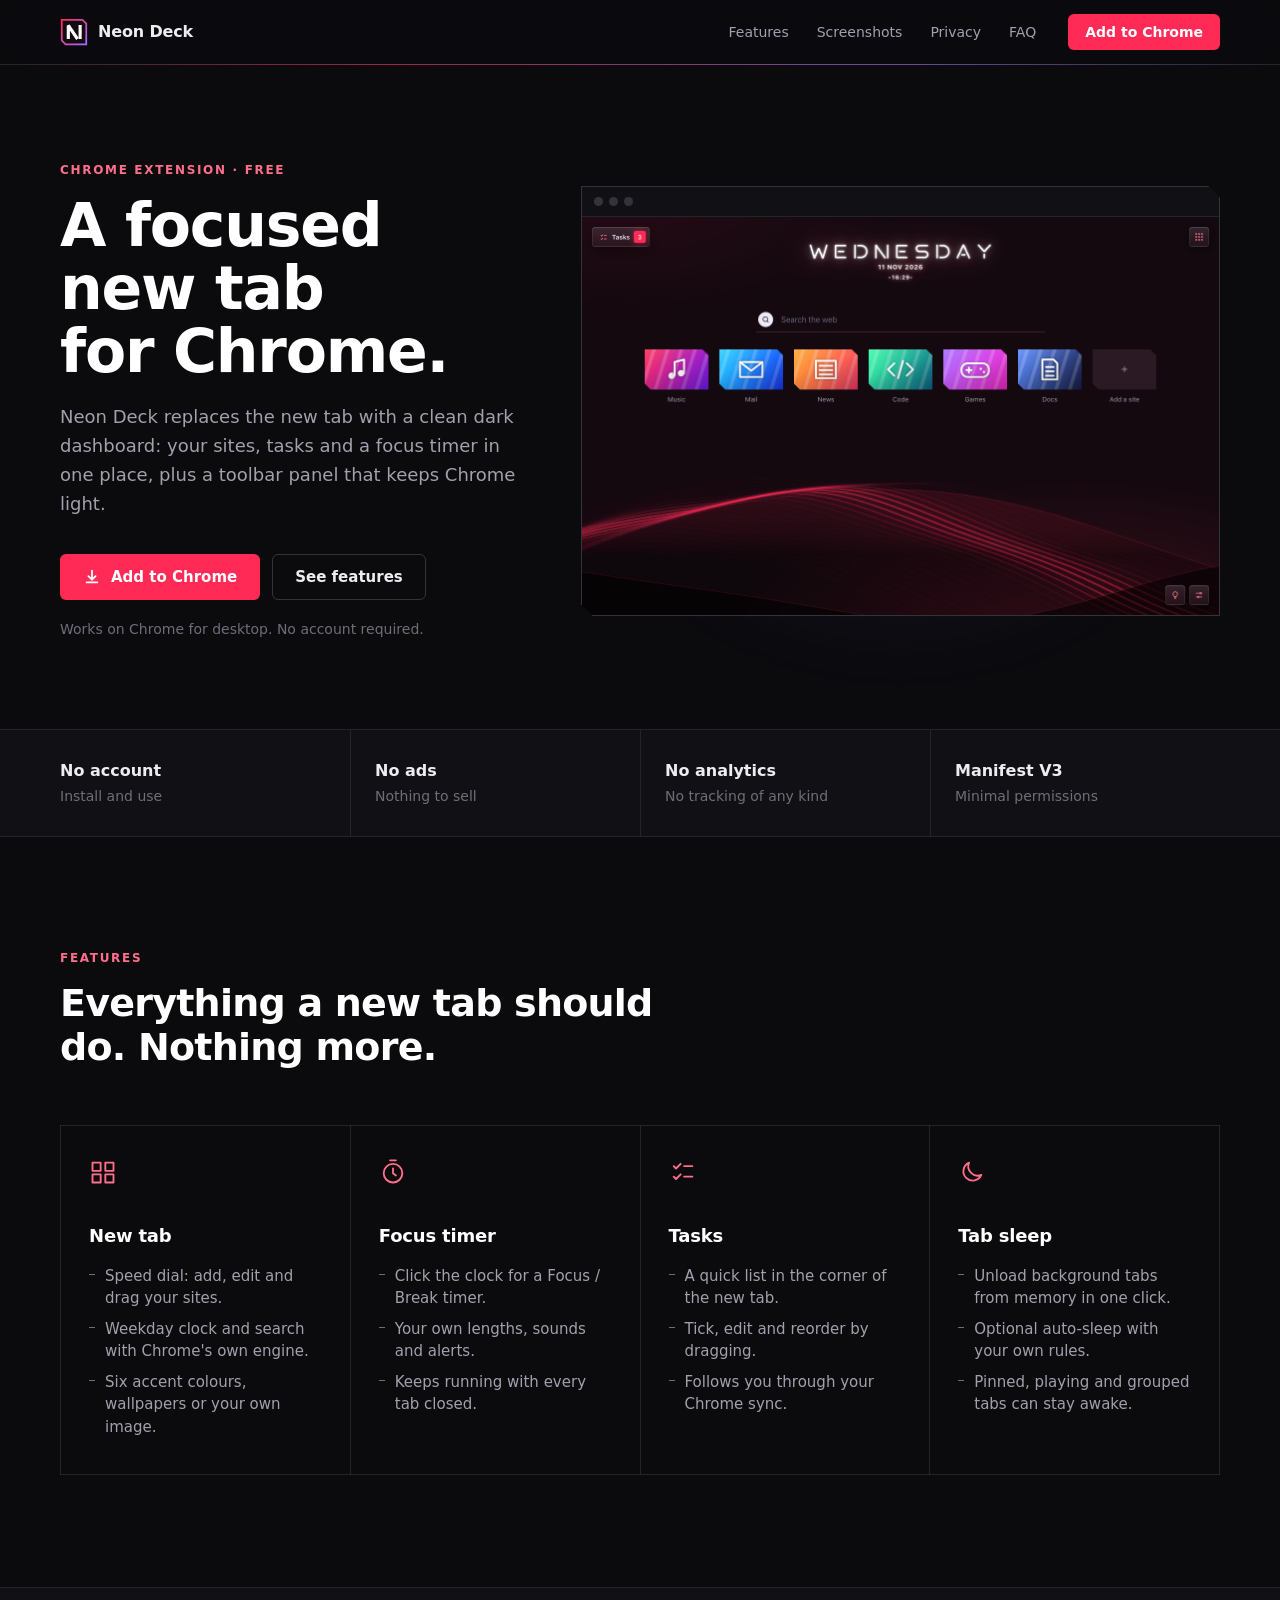
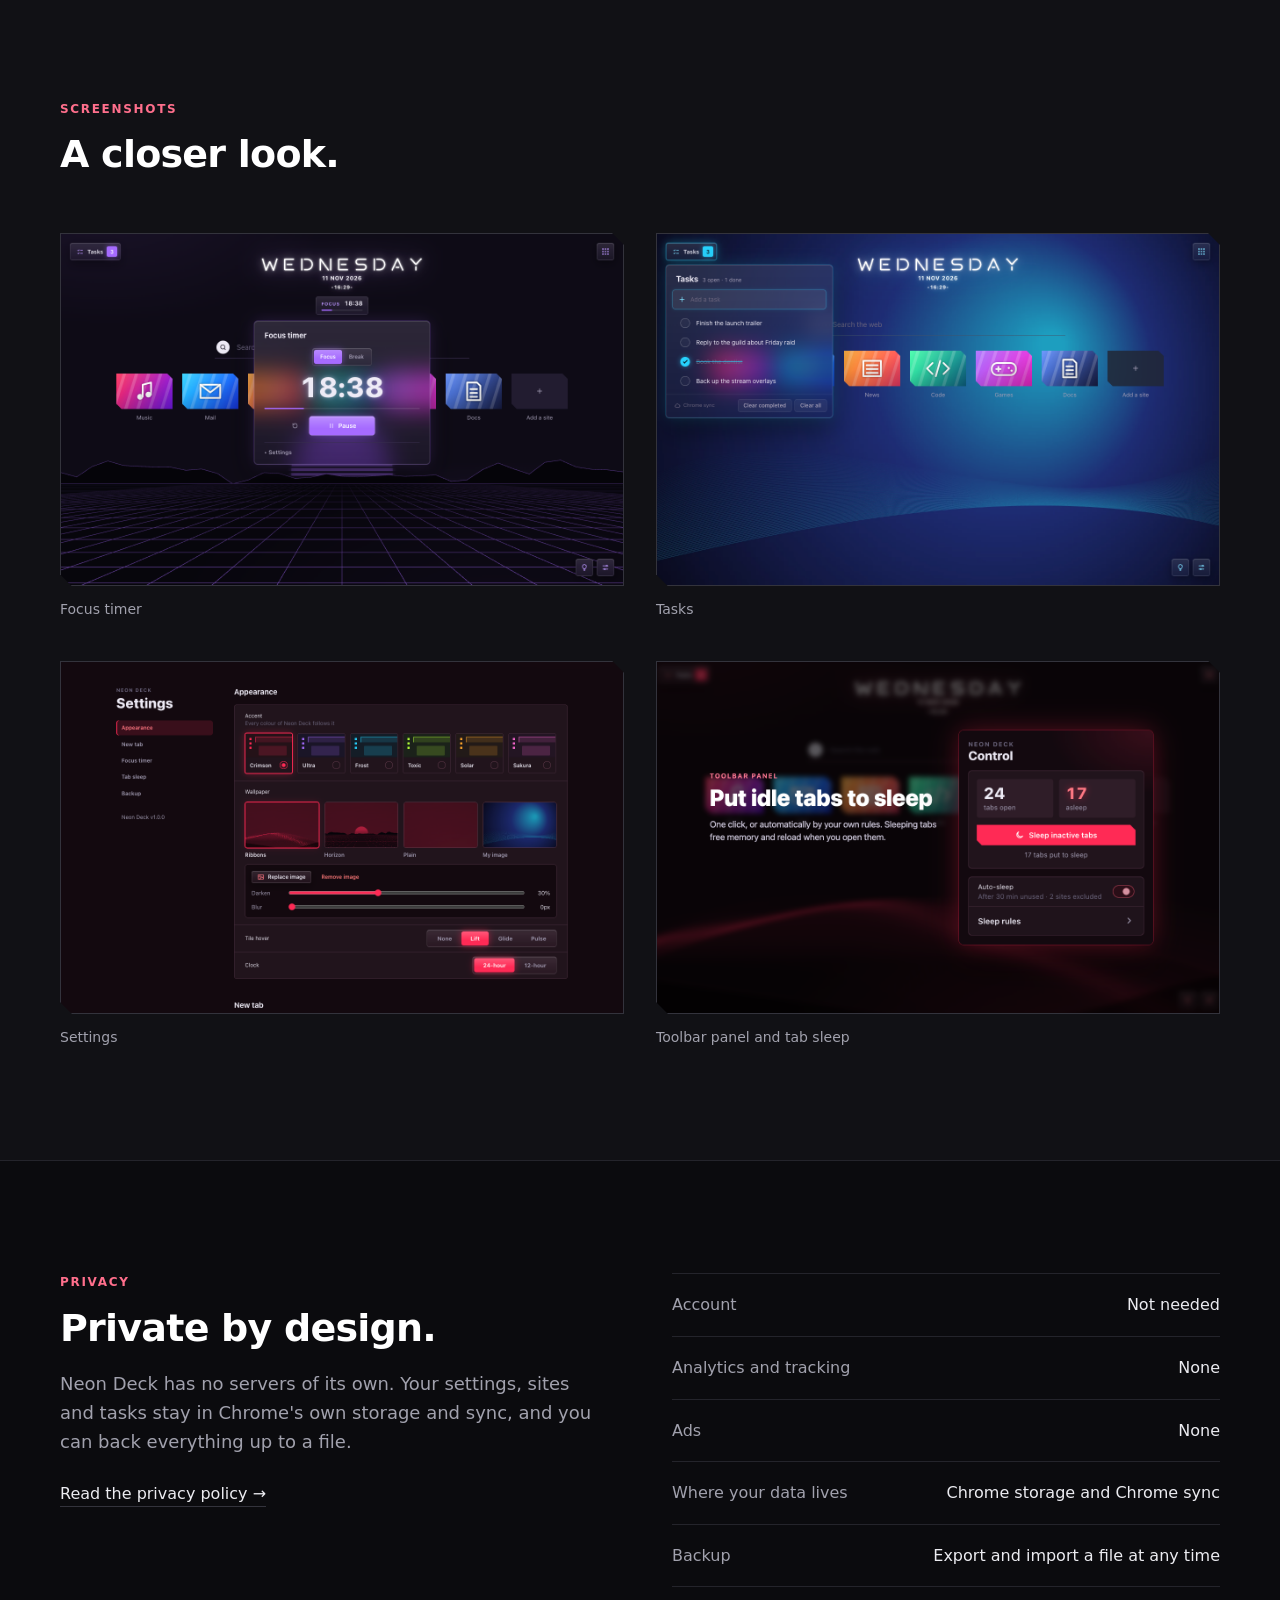
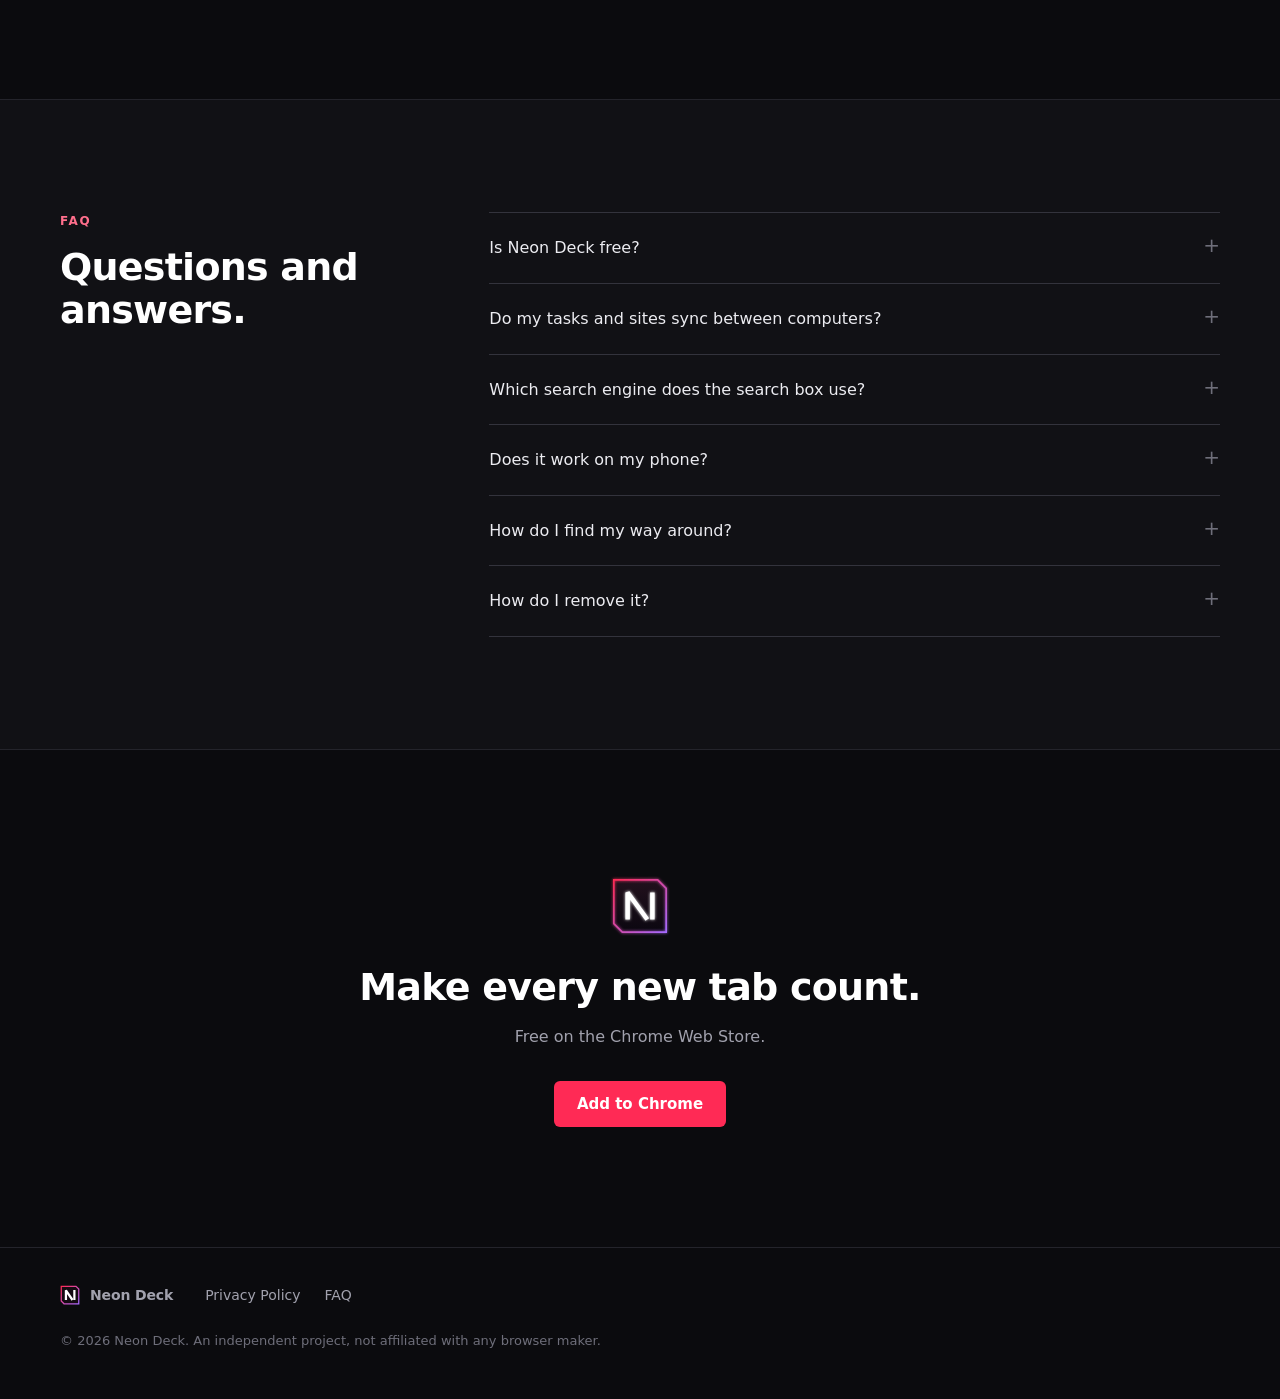
<file: index.html>
<!doctype html>
<html lang="en">
  <head>
    <meta charset="UTF-8" />
    <meta name="viewport" content="width=device-width, initial-scale=1.0" />
    <title>Neon Deck — A focused new tab for Chrome</title>
    <meta
      name="description"
      content="Neon Deck is a Chrome extension: a dark new tab with speed dial, tasks, a focus timer and tab sleep. No account, no ads, no analytics."
    />
    <link rel="icon" href="assets/logo-small.svg" type="image/svg+xml" />
    <link rel="stylesheet" href="styles.css" />
    <meta name="theme-color" content="#0b0b0e" />
    <meta name="color-scheme" content="dark" />
    <link rel="apple-touch-icon" href="assets/icon-128.png" />
    <link rel="canonical" href="https://neondeck.eu/" />
    <meta property="og:url" content="https://neondeck.eu/" />
    <meta property="og:type" content="website" />
    <meta property="og:site_name" content="Neon Deck" />
    <meta property="og:title" content="Neon Deck — A focused new tab for Chrome" />
    <meta property="og:description" content="Neon Deck is a Chrome extension: a dark new tab with speed dial, tasks, a focus timer and tab sleep. No account, no ads, no analytics." />
    <meta property="og:image" content="https://neondeck.eu/assets/og-image.png" />
    <meta property="og:image:width" content="1400" />
    <meta property="og:image:height" content="560" />
    <meta name="twitter:card" content="summary_large_image" />
    <script src="site.js" defer></script>
  </head>
  <body>
    <a class="skip-link" href="#content">Skip to content</a>
    <!-- 1. Header -->
    <header class="site-header">
      <div class="wrap header-row">
        <a class="brand" href="#" aria-label="Neon Deck home">
          <img src="assets/logo-small.svg" alt="" width="28" height="28" />
          <span>Neon Deck</span>
        </a>
        <button class="menu-toggle" type="button" aria-expanded="false" aria-controls="site-nav" aria-label="Open menu">
          <span></span><span></span>
        </button>
        <nav class="nav" id="site-nav" aria-label="Main">
          <a href="#features">Features</a>
          <a href="#screenshots">Screenshots</a>
          <a href="#privacy">Privacy</a>
          <a href="#faq">FAQ</a>
        </nav>
        <a class="btn btn-primary btn-sm" href="https://chromewebstore.google.com/detail/neon-deck/geomncbcjfpmajmfkkcencemgljmbjbn">Add to Chrome</a>
      </div>
    </header>

    <main id="content">
      <!-- 2. Hero -->
      <section class="hero">
        <div class="wrap hero-grid">
          <div class="hero-copy">
            <p class="eyebrow">Chrome extension · Free</p>
            <h1>A focused new tab for&nbsp;Chrome.</h1>
            <p class="lead">
              Neon Deck replaces the new tab with a clean dark dashboard: your sites,
              tasks and a focus timer in one place, plus a toolbar panel that keeps
              Chrome light.
            </p>
            <div class="hero-actions">
              <a class="btn btn-primary" href="https://chromewebstore.google.com/detail/neon-deck/geomncbcjfpmajmfkkcencemgljmbjbn">
                <svg viewBox="0 0 20 20" aria-hidden="true"><path d="M10 3v10m0 0-4-4m4 4 4-4M4 16h12" /></svg>
                Add to Chrome
              </a>
              <a class="btn btn-ghost" href="#features">See features</a>
            </div>
            <p class="hero-note">Works on Chrome for desktop. No account required.</p>
          </div>
          <figure class="hero-shot">
            <div class="frame">
              <div class="frame-bar" aria-hidden="true"><i></i><i></i><i></i></div>
              <img
                src="assets/screenshots/1-newtab.png"
                alt="The Neon Deck new tab: weekday clock, search box and site tiles"
                width="1280"
                height="800"
              />
            </div>
          </figure>
        </div>
      </section>

      <!-- 3. Fact strip -->
      <section class="facts" aria-label="Key facts">
        <ul class="wrap facts-row">
          <li><strong>No account</strong><span>Install and use</span></li>
          <li><strong>No ads</strong><span>Nothing to sell</span></li>
          <li><strong>No analytics</strong><span>No tracking of any kind</span></li>
          <li><strong>Manifest V3</strong><span>Minimal permissions</span></li>
        </ul>
      </section>

      <!-- 4. Features -->
      <section class="section" id="features">
        <div class="wrap">
          <header class="section-head">
            <p class="eyebrow">Features</p>
            <h2>Everything a new tab should do. Nothing more.</h2>
          </header>
          <div class="cards">
            <article class="card">
              <svg class="card-icon" viewBox="0 0 24 24" aria-hidden="true"><rect x="3" y="4" width="7" height="7" /><rect x="14" y="4" width="7" height="7" /><rect x="3" y="14" width="7" height="7" /><rect x="14" y="14" width="7" height="7" /></svg>
              <h3>New tab</h3>
              <ul>
                <li>Speed dial: add, edit and drag your sites.</li>
                <li>Weekday clock and search with Chrome's own engine.</li>
                <li>Six accent colours, wallpapers or your own image.</li>
              </ul>
            </article>
            <article class="card">
              <svg class="card-icon" viewBox="0 0 24 24" aria-hidden="true"><circle cx="12" cy="13" r="8" /><path d="M12 9v4l2.5 2M9.5 2h5" /></svg>
              <h3>Focus timer</h3>
              <ul>
                <li>Click the clock for a Focus / Break timer.</li>
                <li>Your own lengths, sounds and alerts.</li>
                <li>Keeps running with every tab closed.</li>
              </ul>
            </article>
            <article class="card">
              <svg class="card-icon" viewBox="0 0 24 24" aria-hidden="true"><path d="m4 7 2 2 4-4M4 16l2 2 4-4M13 7h7M13 16h7" /></svg>
              <h3>Tasks</h3>
              <ul>
                <li>A quick list in the corner of the new tab.</li>
                <li>Tick, edit and reorder by dragging.</li>
                <li>Follows you through your Chrome sync.</li>
              </ul>
            </article>
            <article class="card">
              <svg class="card-icon" viewBox="0 0 24 24" aria-hidden="true"><path d="M20 14.5A8 8 0 0 1 9.5 4a8 8 0 1 0 10.5 10.5Z" /></svg>
              <h3>Tab sleep</h3>
              <ul>
                <li>Unload background tabs from memory in one click.</li>
                <li>Optional auto-sleep with your own rules.</li>
                <li>Pinned, playing and grouped tabs can stay awake.</li>
              </ul>
            </article>
          </div>
        </div>
      </section>

      <!-- 5. Screenshots -->
      <section class="section section-alt" id="screenshots">
        <div class="wrap">
          <header class="section-head">
            <p class="eyebrow">Screenshots</p>
            <h2>A closer look.</h2>
          </header>
          <div class="gallery">
            <figure class="shot">
              <img src="assets/screenshots/2-focus-timer.png" alt="The focus timer open under the clock" loading="lazy" width="1280" height="800" />
              <figcaption>Focus timer</figcaption>
            </figure>
            <figure class="shot">
              <img src="assets/screenshots/3-tasks.png" alt="The task list panel on the new tab" loading="lazy" width="1280" height="800" />
              <figcaption>Tasks</figcaption>
            </figure>
            <figure class="shot">
              <img src="assets/screenshots/4-settings.png" alt="The Neon Deck settings page" loading="lazy" width="1280" height="800" />
              <figcaption>Settings</figcaption>
            </figure>
            <figure class="shot">
              <img src="assets/screenshots/5-toolbar.png" alt="The toolbar panel with tab sleep controls" loading="lazy" width="1280" height="800" />
              <figcaption>Toolbar panel and tab sleep</figcaption>
            </figure>
          </div>
        </div>
      </section>

      <!-- 6. Privacy -->
      <section class="section" id="privacy">
        <div class="wrap privacy-grid">
          <header class="section-head">
            <p class="eyebrow">Privacy</p>
            <h2>Private by design.</h2>
            <p class="lead">
              Neon Deck has no servers of its own. Your settings, sites and tasks stay
              in Chrome's own storage and sync, and you can back everything up to a file.
            </p>
            <a class="text-link" href="privacy.html">Read the privacy policy →</a>
          </header>
          <dl class="privacy-list">
            <div><dt>Account</dt><dd>Not needed</dd></div>
            <div><dt>Analytics and tracking</dt><dd>None</dd></div>
            <div><dt>Ads</dt><dd>None</dd></div>
            <div><dt>Where your data lives</dt><dd>Chrome storage and Chrome sync</dd></div>
            <div><dt>Backup</dt><dd>Export and import a file at any time</dd></div>
          </dl>
        </div>
      </section>

      <!-- 7. FAQ -->
      <section class="section section-alt" id="faq">
        <div class="wrap faq-wrap">
          <header class="section-head">
            <p class="eyebrow">FAQ</p>
            <h2>Questions and answers.</h2>
          </header>
          <div class="faq">
            <details>
              <summary>Is Neon Deck free?</summary>
              <p>Yes. There is no paid plan, no ads and no account.</p>
            </details>
            <details>
              <summary>Do my tasks and sites sync between computers?</summary>
              <p>
                Yes, through Chrome sync, when you are signed in to Chrome with sync on.
                Without sign-in they stay on this computer.
              </p>
            </details>
            <details>
              <summary>Which search engine does the search box use?</summary>
              <p>The one you chose in Chrome's settings. Neon Deck does not change it.</p>
            </details>
            <details>
              <summary>Does it work on my phone?</summary>
              <p>No. Chrome on Android and iOS does not support extensions.</p>
            </details>
            <details>
              <summary>How do I find my way around?</summary>
              <p>
                A one-minute guided tour starts when you install Neon Deck. To see it
                again, click the light bulb in the bottom-right corner of the new tab.
              </p>
            </details>
            <details>
              <summary>How do I remove it?</summary>
              <p>
                Right-click the Neon Deck icon in the toolbar and choose “Remove from
                Chrome”. Your normal new tab comes back at once.
              </p>
            </details>
          </div>
        </div>
      </section>

      <!-- 8. Final call to action -->
      <section class="cta" id="install">
        <div class="wrap cta-box">
          <img src="assets/logo.svg" alt="" width="72" height="72" />
          <h2>Make every new tab count.</h2>
          <p>Free on the Chrome Web Store.</p>
          <a class="btn btn-primary" href="https://chromewebstore.google.com/detail/neon-deck/geomncbcjfpmajmfkkcencemgljmbjbn">Add to Chrome</a>
        </div>
      </section>
    </main>

    <!-- 9. Footer -->
    <footer class="site-footer">
      <div class="wrap footer-row">
        <div class="brand brand-muted">
          <img src="assets/logo-small.svg" alt="" width="20" height="20" />
          <span>Neon Deck</span>
        </div>
        <nav class="footer-nav" aria-label="Footer">
          <a href="privacy.html">Privacy Policy</a>
          <a href="#faq">FAQ</a>
        </nav>
        <p class="footer-note">
          © 2026 Neon Deck. An independent project, not affiliated with any browser maker.
        </p>
      </div>
    </footer>
  </body>
</html>
</file>
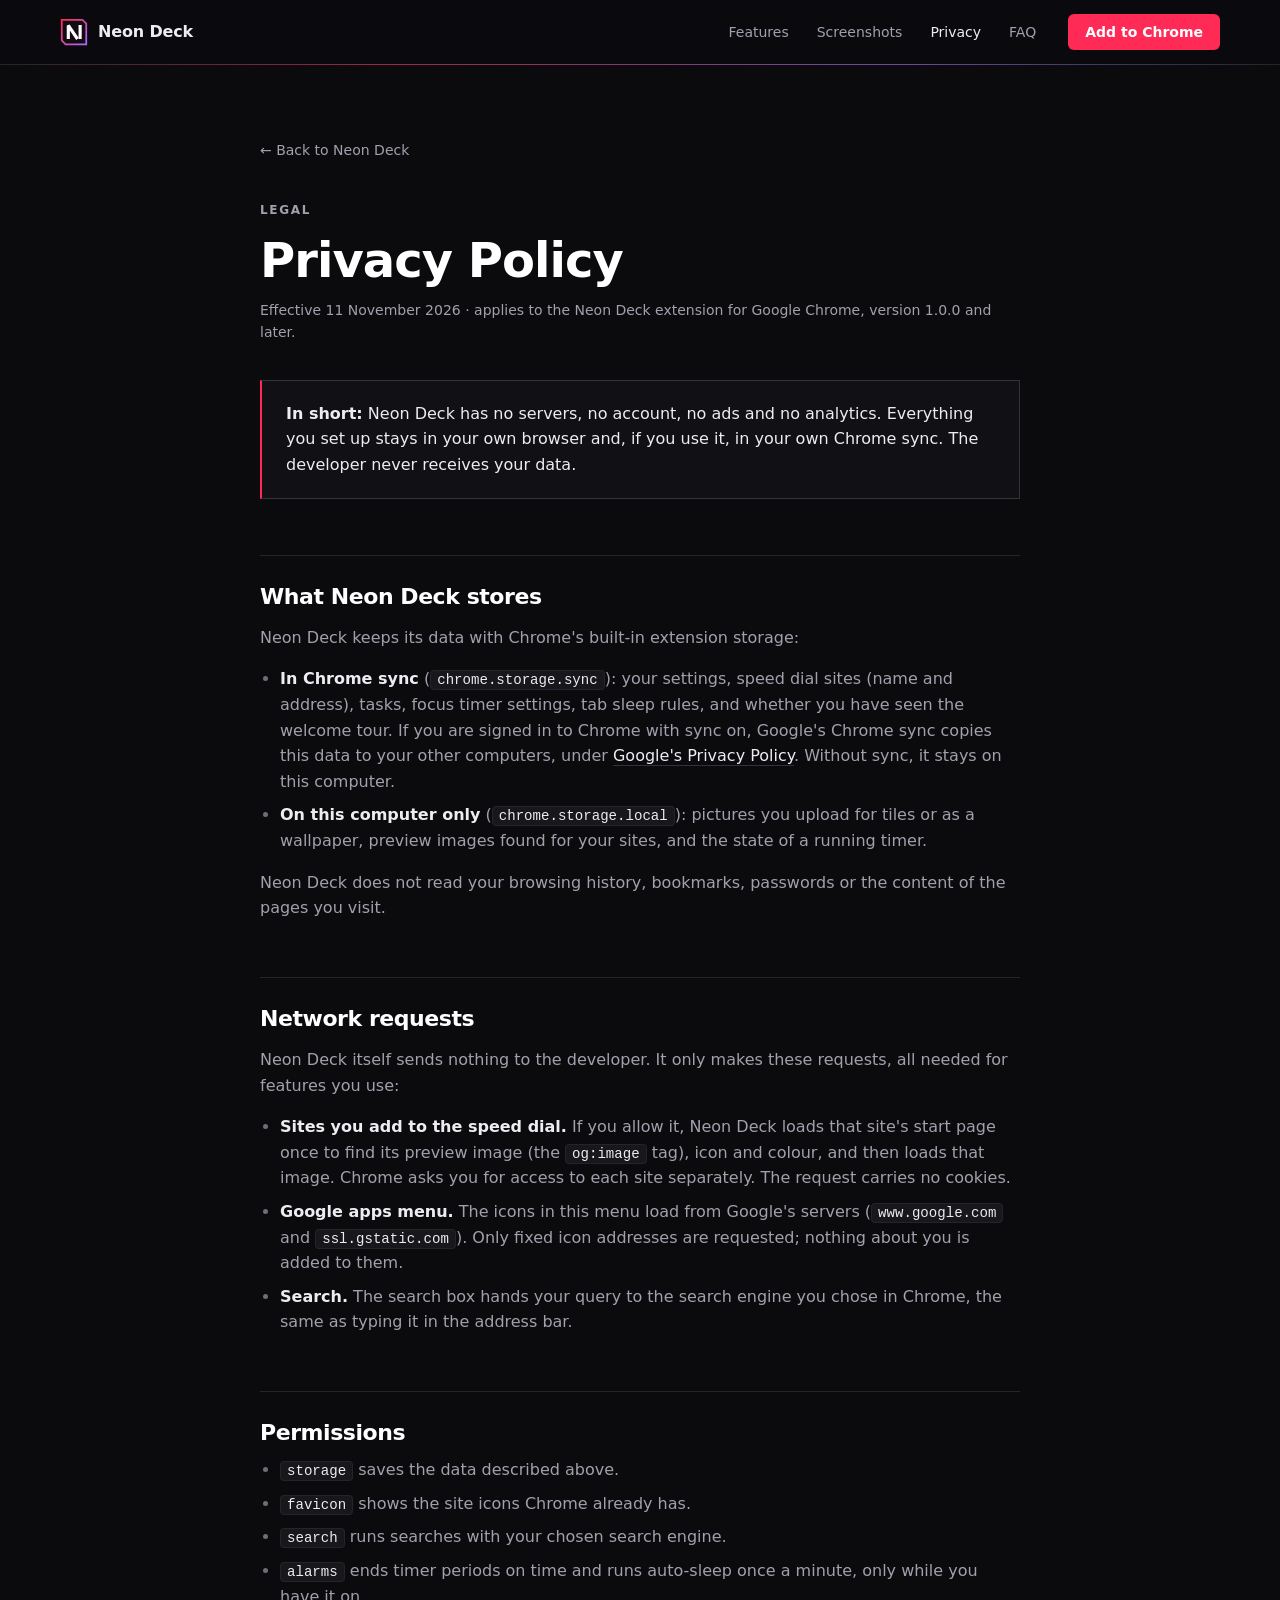
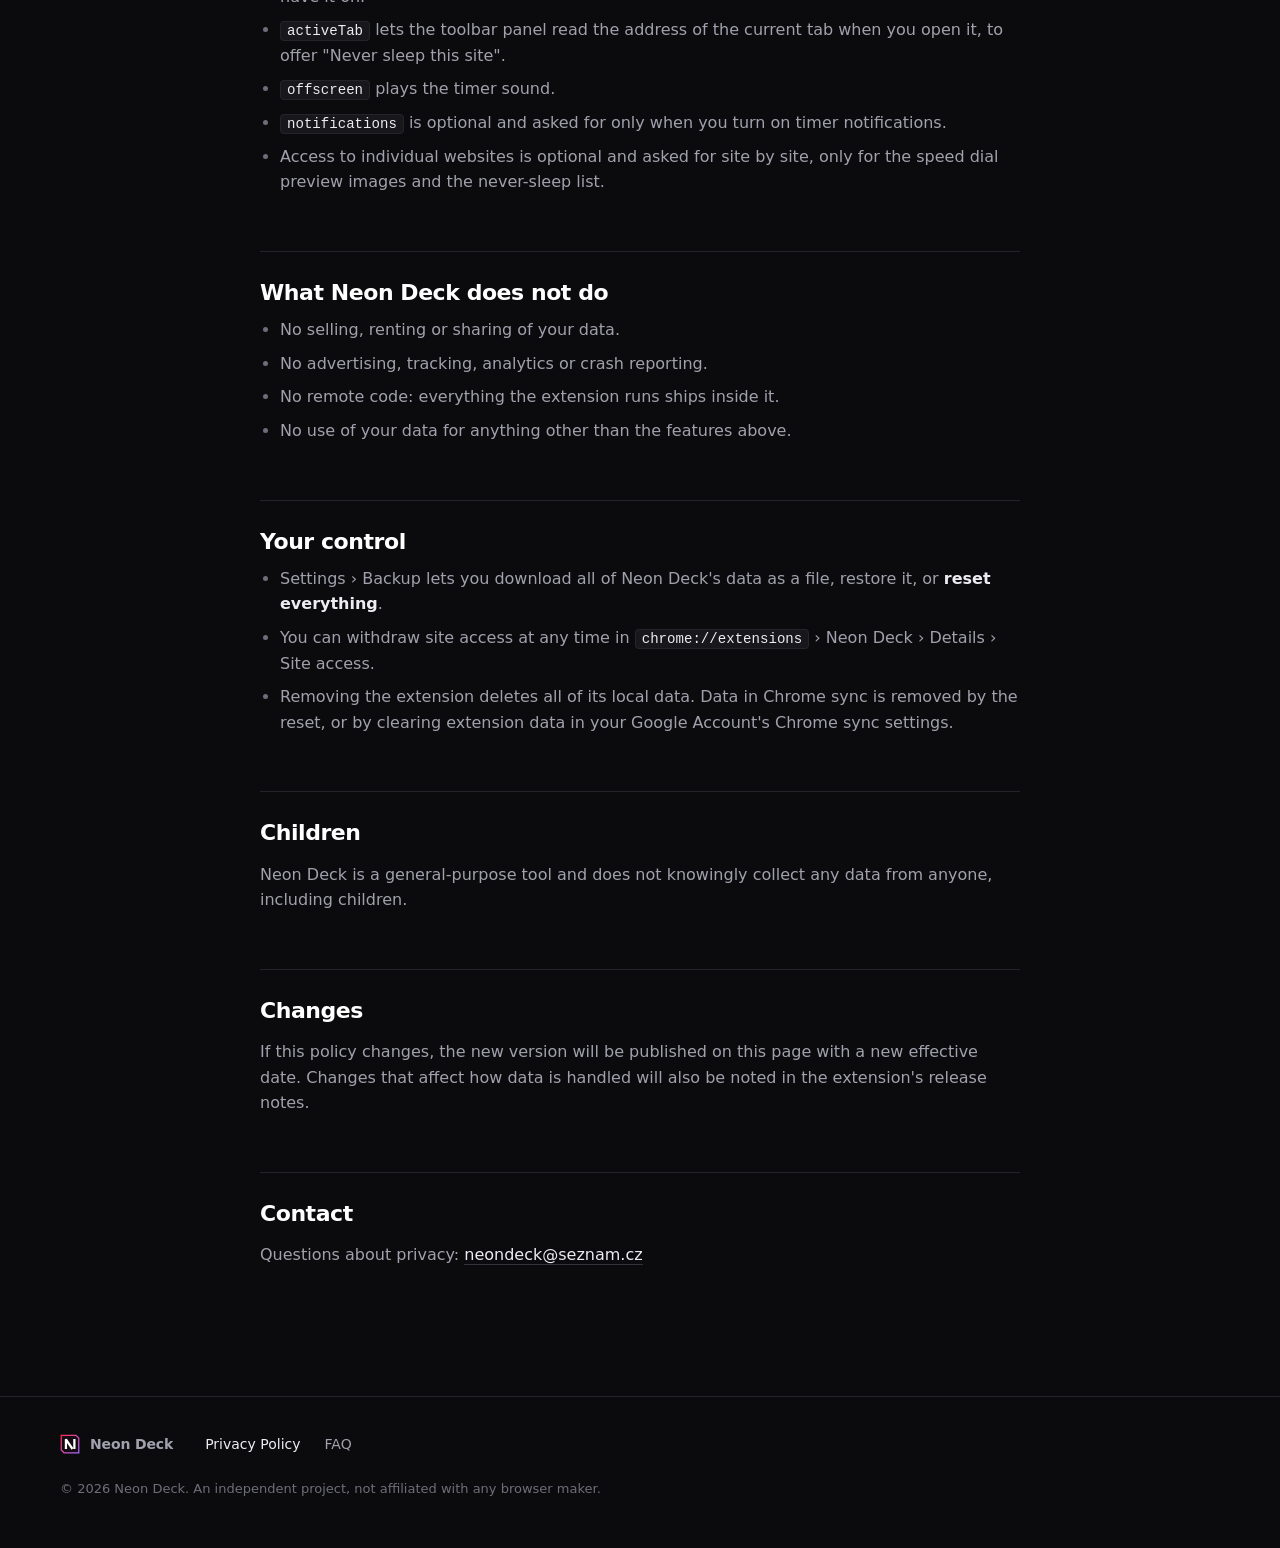
<file: privacy.html>
<!doctype html>
<html lang="en">
  <head>
    <meta charset="UTF-8" />
    <meta name="viewport" content="width=device-width, initial-scale=1.0" />
    <title>Privacy Policy — Neon Deck</title>
    <meta name="description" content="How the Neon Deck Chrome extension handles your data." />
    <link rel="icon" href="assets/logo-small.svg" type="image/svg+xml" />
    <link rel="stylesheet" href="styles.css" />
    <meta name="theme-color" content="#0b0b0e" />
    <meta name="color-scheme" content="dark" />
    <link rel="apple-touch-icon" href="assets/icon-128.png" />
    <link rel="canonical" href="https://neondeck.eu/privacy.html" />
    <meta property="og:url" content="https://neondeck.eu/privacy.html" />
    <meta property="og:type" content="website" />
    <meta property="og:site_name" content="Neon Deck" />
    <meta property="og:title" content="Privacy Policy — Neon Deck" />
    <meta property="og:description" content="How the Neon Deck Chrome extension handles your data." />
    <meta property="og:image" content="https://neondeck.eu/assets/og-image.png" />
    <meta property="og:image:width" content="1400" />
    <meta property="og:image:height" content="560" />
    <meta name="twitter:card" content="summary_large_image" />
    <script src="site.js" defer></script>
  </head>
  <body>
    <a class="skip-link" href="#content">Skip to content</a>
    <header class="site-header">
      <div class="wrap header-row">
        <a class="brand" href="index.html" aria-label="Neon Deck home">
          <img src="assets/logo-small.svg" alt="" width="28" height="28" />
          <span>Neon Deck</span>
        </a>
        <button class="menu-toggle" type="button" aria-expanded="false" aria-controls="site-nav" aria-label="Open menu">
          <span></span><span></span>
        </button>
        <nav class="nav" id="site-nav" aria-label="Main">
          <a href="index.html#features">Features</a>
          <a href="index.html#screenshots">Screenshots</a>
          <a href="index.html#privacy" aria-current="page">Privacy</a>
          <a href="index.html#faq">FAQ</a>
        </nav>
        <a class="btn btn-primary btn-sm" href="https://chromewebstore.google.com/detail/neon-deck/geomncbcjfpmajmfkkcencemgljmbjbn">Add to Chrome</a>
      </div>
    </header>

    <main class="doc" id="content">
      <div class="wrap doc-wrap">
        <a class="back-link" href="index.html">← Back to Neon Deck</a>
        <p class="eyebrow">Legal</p>
        <h1>Privacy Policy</h1>
        <p class="doc-meta">Effective 11 November 2026 · applies to the Neon Deck extension for Google Chrome, version 1.0.0 and later.</p>


      <div class="summary">
        <p><strong>In short:</strong> Neon Deck has no servers, no account, no ads and no analytics. Everything you set up stays in your own browser and, if you use it, in your own Chrome sync. The developer never receives your data.</p>
      </div>

      <h2>What Neon Deck stores</h2>
      <p>Neon Deck keeps its data with Chrome's built-in extension storage:</p>
      <ul>
        <li><strong>In Chrome sync</strong> (<code>chrome.storage.sync</code>): your settings, speed dial sites (name and address), tasks, focus timer settings, tab sleep rules, and whether you have seen the welcome tour. If you are signed in to Chrome with sync on, Google's Chrome sync copies this data to your other computers, under <a href="https://policies.google.com/privacy">Google's Privacy Policy</a>. Without sync, it stays on this computer.</li>
        <li><strong>On this computer only</strong> (<code>chrome.storage.local</code>): pictures you upload for tiles or as a wallpaper, preview images found for your sites, and the state of a running timer.</li>
      </ul>
      <p>Neon Deck does not read your browsing history, bookmarks, passwords or the content of the pages you visit.</p>

      <h2>Network requests</h2>
      <p>Neon Deck itself sends nothing to the developer. It only makes these requests, all needed for features you use:</p>
      <ul>
        <li><strong>Sites you add to the speed dial.</strong> If you allow it, Neon Deck loads that site's start page once to find its preview image (the <code>og:image</code> tag), icon and colour, and then loads that image. Chrome asks you for access to each site separately. The request carries no cookies.</li>
        <li><strong>Google apps menu.</strong> The icons in this menu load from Google's servers (<code>www.google.com</code> and <code>ssl.gstatic.com</code>). Only fixed icon addresses are requested; nothing about you is added to them.</li>
        <li><strong>Search.</strong> The search box hands your query to the search engine you chose in Chrome, the same as typing it in the address bar.</li>
      </ul>

      <h2>Permissions</h2>
      <ul>
        <li><code>storage</code> saves the data described above.</li>
        <li><code>favicon</code> shows the site icons Chrome already has.</li>
        <li><code>search</code> runs searches with your chosen search engine.</li>
        <li><code>alarms</code> ends timer periods on time and runs auto-sleep once a minute, only while you have it on.</li>
        <li><code>activeTab</code> lets the toolbar panel read the address of the current tab when you open it, to offer "Never sleep this site".</li>
        <li><code>offscreen</code> plays the timer sound.</li>
        <li><code>notifications</code> is optional and asked for only when you turn on timer notifications.</li>
        <li>Access to individual websites is optional and asked for site by site, only for the speed dial preview images and the never-sleep list.</li>
      </ul>

      <h2>What Neon Deck does not do</h2>
      <ul>
        <li>No selling, renting or sharing of your data.</li>
        <li>No advertising, tracking, analytics or crash reporting.</li>
        <li>No remote code: everything the extension runs ships inside it.</li>
        <li>No use of your data for anything other than the features above.</li>
      </ul>

      <h2>Your control</h2>
      <ul>
        <li>Settings › Backup lets you download all of Neon Deck's data as a file, restore it, or <strong>reset everything</strong>.</li>
        <li>You can withdraw site access at any time in <code>chrome://extensions</code> › Neon Deck › Details › Site access.</li>
        <li>Removing the extension deletes all of its local data. Data in Chrome sync is removed by the reset, or by clearing extension data in your Google Account's Chrome sync settings.</li>
      </ul>

      <h2>Children</h2>
      <p>Neon Deck is a general-purpose tool and does not knowingly collect any data from anyone, including children.</p>

      <h2>Changes</h2>
      <p>If this policy changes, the new version will be published on this page with a new effective date. Changes that affect how data is handled will also be noted in the extension's release notes.</p>

      <h2>Contact</h2>
      <p>Questions about privacy: <a href="mailto:neondeck@seznam.cz">neondeck@seznam.cz</a></p>
      </div>
    </main>

    <footer class="site-footer">
      <div class="wrap footer-row">
        <div class="brand brand-muted">
          <img src="assets/logo-small.svg" alt="" width="20" height="20" />
          <span>Neon Deck</span>
        </div>
        <nav class="footer-nav" aria-label="Footer">
          <a href="privacy.html" aria-current="page">Privacy Policy</a>
          <a href="index.html#faq">FAQ</a>
        </nav>
        <p class="footer-note">
          © 2026 Neon Deck. An independent project, not affiliated with any browser maker.
        </p>
      </div>
    </footer>
  </body>
</html>
</file>
<file: styles.css>
/* Neon Deck website — formal style.
   Neutral graphite surfaces, hairline borders, generous spacing.
   The neon accent is kept for a few details only: the logo, the primary
   button, small labels, focus rings and one soft glow behind the hero shot. */

:root {
  color-scheme: dark;

  --accent: #ff2a55;
  --accent-hi: #ff6f8c;
  --accent-2: #a66bff;
  --on-accent: #ffffff;

  --bg-0: #0b0b0e;
  --bg-1: #111115;
  --bg-2: #17171c;
  --line: #24242b;
  --line-strong: #33333c;

  --text: #ececf1;
  --text-dim: #a1a1ad;
  --text-faint: #6e6e7a;

  --font: ui-sans-serif, system-ui, -apple-system, 'Segoe UI', Roboto, sans-serif;
  --wrap: 1160px;
  --radius: 6px;
  --cut: 12px; /* the cut corner from the extension's tiles, kept small */
  --ease: cubic-bezier(0.2, 0.8, 0.2, 1);
}

*,
*::before,
*::after { box-sizing: border-box; }

html { scroll-behavior: smooth; scroll-padding-top: 80px; }

body {
  margin: 0;
  background: var(--bg-0);
  color: var(--text);
  font: 16px/1.6 var(--font);
  -webkit-font-smoothing: antialiased;
}

img { display: block; max-width: 100%; height: auto; }
a { color: inherit; text-decoration: none; }
:focus-visible { outline: 2px solid var(--accent); outline-offset: 3px; border-radius: 2px; }

.wrap { width: min(var(--wrap), 100% - 48px); margin-inline: auto; }

/* ---------- Type ---------- */
h1, h2, h3 { margin: 0; font-weight: 600; letter-spacing: -0.02em; color: #fff; }
h1 { font-size: clamp(40px, 5vw, 60px); line-height: 1.05; }
h2 { font-size: clamp(28px, 3vw, 38px); line-height: 1.15; }
h3 { font-size: 18px; letter-spacing: -0.01em; }

.eyebrow {
  margin: 0 0 14px;
  color: var(--accent-hi);
  font-size: 12px;
  font-weight: 600;
  letter-spacing: 0.14em;
  text-transform: uppercase;
}

.lead { margin: 20px 0 0; max-width: 34em; color: var(--text-dim); font-size: 18px; }

.text-link {
  display: inline-block;
  margin-top: 24px;
  color: var(--text);
  font-weight: 500;
  border-bottom: 1px solid var(--line-strong);
  transition: border-color 160ms var(--ease);
}
.text-link:hover { border-color: var(--accent); }

/* ---------- Buttons ---------- */
.btn {
  display: inline-flex;
  align-items: center;
  gap: 10px;
  height: 46px;
  padding: 0 22px;
  border: 1px solid transparent;
  border-radius: var(--radius);
  font-size: 15px;
  font-weight: 600;
  transition: background 160ms var(--ease), border-color 160ms var(--ease), box-shadow 160ms var(--ease);
}
.btn svg { width: 18px; height: 18px; fill: none; stroke: currentColor; stroke-width: 2; stroke-linecap: round; stroke-linejoin: round; }
.btn-sm { height: 36px; padding: 0 16px; font-size: 14px; }

.btn-primary { background: var(--accent); color: var(--on-accent); }
.btn-primary:hover { background: #ff3d65; box-shadow: 0 0 0 4px rgb(255 42 85 / 0.16); }

.btn-ghost { border-color: var(--line-strong); color: var(--text); }
.btn-ghost:hover { border-color: var(--text-faint); background: var(--bg-2); }

/* ---------- Header ---------- */
.site-header {
  position: sticky;
  top: 0;
  z-index: 10;
  background: rgb(11 11 14 / 0.8);
  backdrop-filter: blur(14px) saturate(140%);
  border-bottom: 1px solid var(--line);
}
/* A thin accent hairline: the one neon line on the page. */
.site-header::after {
  content: '';
  position: absolute;
  inset: auto 0 -1px;
  height: 1px;
  background: linear-gradient(90deg, transparent, var(--accent) 30%, var(--accent-2) 70%, transparent);
  opacity: 0.55;
}
.header-row { display: flex; align-items: center; gap: 32px; height: 64px; }

.brand { display: inline-flex; align-items: center; gap: 10px; font-weight: 600; letter-spacing: -0.01em; }
.brand-muted { color: var(--text-dim); font-size: 14px; }

.nav { display: flex; gap: 28px; margin-left: auto; font-size: 14px; color: var(--text-dim); }
.nav a { transition: color 160ms var(--ease); }
.nav a:hover { color: var(--text); }

/* ---------- Hero ---------- */
.hero { padding: 96px 0 88px; }
.hero-grid { display: grid; grid-template-columns: 5fr 7fr; gap: 64px; align-items: center; }
.hero-actions { display: flex; flex-wrap: wrap; gap: 12px; margin-top: 36px; }
.hero-note { margin: 18px 0 0; color: var(--text-faint); font-size: 14px; }

.hero-shot { position: relative; margin: 0; }
/* A soft, low-key glow behind the screenshot — present, not loud. */
.hero-shot::before {
  content: '';
  position: absolute;
  inset: 12% 6% -6%;
  background: radial-gradient(closest-side, rgb(255 42 85 / 0.22), rgb(166 107 255 / 0.08) 60%, transparent);
  filter: blur(40px);
  z-index: -1;
}

.frame {
  overflow: hidden;
  border: 1px solid var(--line-strong);
  background: var(--bg-1);
  clip-path: polygon(0 0, calc(100% - var(--cut)) 0, 100% var(--cut), 100% 100%, var(--cut) 100%, 0 calc(100% - var(--cut)));
}
.frame-bar { display: flex; gap: 6px; padding: 10px 12px; border-bottom: 1px solid var(--line); }
.frame-bar i { width: 9px; height: 9px; border-radius: 50%; background: var(--line-strong); }

/* ---------- Facts ---------- */
.facts { border-block: 1px solid var(--line); background: var(--bg-1); }
.facts-row {
  display: grid;
  grid-template-columns: repeat(4, 1fr);
  margin-block: 0;
  padding: 0;
  list-style: none;
}
.facts-row li { display: grid; gap: 2px; padding: 28px 24px; border-left: 1px solid var(--line); }
.facts-row li:first-child { border-left: 0; padding-left: 0; }
.facts-row strong { font-weight: 600; }
.facts-row span { color: var(--text-faint); font-size: 14px; }

/* ---------- Sections ---------- */
.section { padding: 112px 0; }
.section-alt { background: var(--bg-1); border-block: 1px solid var(--line); }
.section-head { max-width: 640px; margin-bottom: 56px; }

/* ---------- Feature cards ---------- */
.cards { display: grid; grid-template-columns: repeat(4, 1fr); gap: 1px; background: var(--line); border: 1px solid var(--line); }
.card { padding: 32px 28px 36px; background: var(--bg-0); transition: background 200ms var(--ease); }
.card:hover { background: var(--bg-1); }
.card-icon {
  width: 28px;
  height: 28px;
  margin-bottom: 28px;
  fill: none;
  stroke: var(--accent-hi);
  stroke-width: 1.6;
  stroke-linecap: round;
  stroke-linejoin: round;
}
.card ul { margin: 14px 0 0; padding: 0; list-style: none; }
.card li { position: relative; padding-left: 16px; margin-top: 8px; color: var(--text-dim); font-size: 15px; line-height: 1.5; }
.card li::before { content: ''; position: absolute; left: 0; top: 0.62em; width: 6px; height: 1px; background: var(--text-faint); }

/* ---------- Gallery ---------- */
.gallery { display: grid; grid-template-columns: repeat(2, 1fr); gap: 40px 32px; }
.shot { margin: 0; }
.shot img {
  border: 1px solid var(--line-strong);
  clip-path: polygon(0 0, calc(100% - var(--cut)) 0, 100% var(--cut), 100% 100%, var(--cut) 100%, 0 calc(100% - var(--cut)));
}
.shot figcaption { margin-top: 12px; color: var(--text-dim); font-size: 14px; }

/* ---------- Privacy ---------- */
.privacy-grid { display: grid; grid-template-columns: 1fr 1fr; gap: 64px; align-items: start; }
.privacy-grid .section-head { margin-bottom: 0; }
.privacy-list { margin: 0; border-top: 1px solid var(--line); }
.privacy-list div { display: flex; justify-content: space-between; gap: 24px; padding: 18px 0; border-bottom: 1px solid var(--line); }
.privacy-list dt { color: var(--text-dim); }
.privacy-list dd { margin: 0; font-weight: 500; text-align: right; }

/* ---------- FAQ ---------- */
.faq-wrap { display: grid; grid-template-columns: 1fr 2fr; gap: 64px; }
.faq { border-top: 1px solid var(--line-strong); }
.faq details { border-bottom: 1px solid var(--line-strong); }
.faq summary {
  display: flex;
  justify-content: space-between;
  gap: 24px;
  padding: 22px 0;
  font-weight: 500;
  cursor: pointer;
  list-style: none;
}
.faq summary::-webkit-details-marker { display: none; }
.faq summary::after { content: '+'; color: var(--text-faint); font-size: 20px; line-height: 1; transition: transform 200ms var(--ease); }
.faq details[open] summary::after { transform: rotate(45deg); color: var(--accent-hi); }
.faq p { margin: -6px 0 22px; max-width: 40em; color: var(--text-dim); }

/* ---------- CTA ---------- */
.cta { padding: 120px 0; }
.cta-box { display: grid; justify-items: center; gap: 14px; text-align: center; }
.cta-box img { margin-bottom: 10px; }
.cta-box p { margin: 0 0 18px; color: var(--text-dim); }

/* ---------- Footer ---------- */
.site-footer { border-top: 1px solid var(--line); padding: 36px 0 48px; }
.footer-row { display: flex; flex-wrap: wrap; align-items: center; gap: 16px 32px; }
.footer-nav { display: flex; gap: 24px; font-size: 14px; color: var(--text-dim); }
.footer-nav a:hover { color: var(--text); }
.footer-note { flex-basis: 100%; margin: 8px 0 0; color: var(--text-faint); font-size: 13px; }

/* ---------- Document pages (Privacy Policy) ---------- */
.nav a[aria-current='page'],
.footer-nav a[aria-current='page'] { color: var(--text); }

.doc { padding: 72px 0 112px; }
.doc-wrap { max-width: 760px; }
.back-link { display: inline-block; margin-bottom: 40px; color: var(--text-dim); font-size: 14px; }
.back-link:hover { color: var(--text); }
.doc h1 { font-size: clamp(36px, 4vw, 48px); }
.doc-meta { margin: 14px 0 0; color: var(--text-faint); font-size: 14px; }
.doc h2 { margin: 56px 0 12px; padding-top: 28px; border-top: 1px solid var(--line); font-size: 22px; }
.doc p, .doc li { color: var(--text-dim); }
.doc strong { color: var(--text); font-weight: 600; }
.doc ul { margin: 12px 0; padding-left: 20px; }
.doc li { margin: 8px 0; }
.doc li::marker { color: var(--text-faint); }
.doc a:not(.back-link) { color: var(--text); border-bottom: 1px solid var(--line-strong); }
.doc a:not(.back-link):hover { border-color: var(--accent); }
.doc code {
  padding: 1px 6px;
  border: 1px solid var(--line);
  border-radius: 4px;
  background: var(--bg-2);
  color: var(--text);
  font: 0.88em ui-monospace, 'SF Mono', Menlo, Consolas, monospace;
}
.doc .summary {
  margin: 36px 0 0;
  padding: 20px 24px;
  border: 1px solid var(--line-strong);
  border-left: 2px solid var(--accent);
  background: var(--bg-1);
}
.doc .summary p { margin: 0; color: var(--text); }

/* ---------- Accessibility ---------- */
.skip-link {
  position: absolute;
  top: 8px;
  left: 8px;
  z-index: 100;
  padding: 10px 16px;
  border-radius: var(--radius);
  background: var(--accent);
  color: var(--on-accent);
  font-weight: 600;
  transform: translateY(-160%);
  transition: transform 160ms var(--ease);
}
.skip-link:focus { transform: none; }

@media (prefers-reduced-motion: reduce) {
  html { scroll-behavior: auto; }
  *, *::before, *::after { transition-duration: 0.01ms !important; animation-duration: 0.01ms !important; }
}

/* ---------- Mobile menu button (hidden on desktop) ---------- */
.menu-toggle {
  display: none;
  position: relative;
  width: 40px;
  height: 40px;
  margin-right: -8px;
  padding: 0;
  border: 0;
  background: none;
  color: var(--text);
  cursor: pointer;
}
.menu-toggle span {
  position: absolute;
  left: 11px;
  width: 18px;
  height: 1.5px;
  background: currentColor;
  transition: transform 200ms var(--ease);
}
.menu-toggle span:first-child { top: 16px; }
.menu-toggle span:last-child { top: 23px; }
.menu-open .menu-toggle span:first-child { transform: translateY(3.5px) rotate(45deg); }
.menu-open .menu-toggle span:last-child { transform: translateY(-3.5px) rotate(-45deg); }

/* ---------- Responsive ---------- */
@media (max-width: 1080px) {
  .hero-grid { gap: 48px; }
  .cards { grid-template-columns: repeat(2, 1fr); }
}

@media (max-width: 860px) {
  .wrap { width: min(var(--wrap), 100% - 40px); }

  /* Header: logo, button, menu toggle; links drop down under the bar. */
  .header-row { gap: 12px; height: 60px; }
  .header-row .btn { margin-left: auto; }
  .menu-toggle { display: block; order: 3; }
  .nav {
    position: absolute;
    inset: 100% 0 auto;
    display: grid;
    gap: 0;
    margin: 0;
    padding: 8px 20px 16px;
    background: var(--bg-0);
    border-bottom: 1px solid var(--line);
    box-shadow: 0 24px 48px rgb(0 0 0 / 0.5);
    font-size: 16px;
    visibility: hidden;
    opacity: 0;
    transform: translateY(-6px);
    transition: opacity 160ms var(--ease), transform 160ms var(--ease), visibility 0s 160ms;
  }
  .nav a { padding: 14px 0; border-bottom: 1px solid var(--line); }
  .nav a:last-child { border-bottom: 0; }
  .menu-open { background: var(--bg-0); }
  .menu-open .nav { visibility: visible; opacity: 1; transform: none; transition-delay: 0s; }

  .hero { padding: 64px 0 72px; }
  .hero-grid { grid-template-columns: 1fr; gap: 56px; }
  .lead { font-size: 17px; }

  .facts-row { grid-template-columns: repeat(2, 1fr); }
  .facts-row li { padding: 22px 0 22px 20px; }
  .facts-row li:nth-child(odd) { border-left: 0; padding-left: 0; }
  .facts-row li:nth-child(n + 3) { border-top: 1px solid var(--line); }

  .section { padding: 80px 0; }
  .section-head { margin-bottom: 40px; }
  .privacy-grid,
  .faq-wrap { grid-template-columns: 1fr; gap: 40px; }
  .faq-wrap .section-head { margin-bottom: 0; }
  .gallery { gap: 32px 20px; }

  .cta { padding: 88px 0; }
  .doc { padding: 48px 0 80px; }
}

@media (max-width: 560px) {
  :root { --cut: 8px; }
  .wrap { width: min(var(--wrap), 100% - 32px); }
  .header-row .btn { padding: 0 12px; font-size: 13px; }

  .hero { padding: 48px 0 56px; }
  .hero-actions .btn { flex: 1 1 100%; justify-content: center; }

  .cards,
  .gallery { grid-template-columns: 1fr; }
  .card { padding: 28px 22px 30px; }
  .card-icon { margin-bottom: 20px; }

  .privacy-list div { flex-direction: column; gap: 2px; }
  .privacy-list dd { text-align: left; }

  .doc h2 { margin-top: 44px; }
  .doc .summary { padding: 18px; }
}

/* ---------- 404 ---------- */
.not-found {
  display: grid;
  place-content: center;
  justify-items: center;
  gap: 12px;
  min-height: 100vh;
  padding: 40px 24px;
  text-align: center;
}
.not-found img { margin-bottom: 12px; }
.not-found .eyebrow { margin: 0; }
.not-found h1 { font-size: clamp(30px, 4vw, 40px); }
.not-found p:not(.eyebrow) { margin: 0 0 20px; color: var(--text-dim); }
</file>
